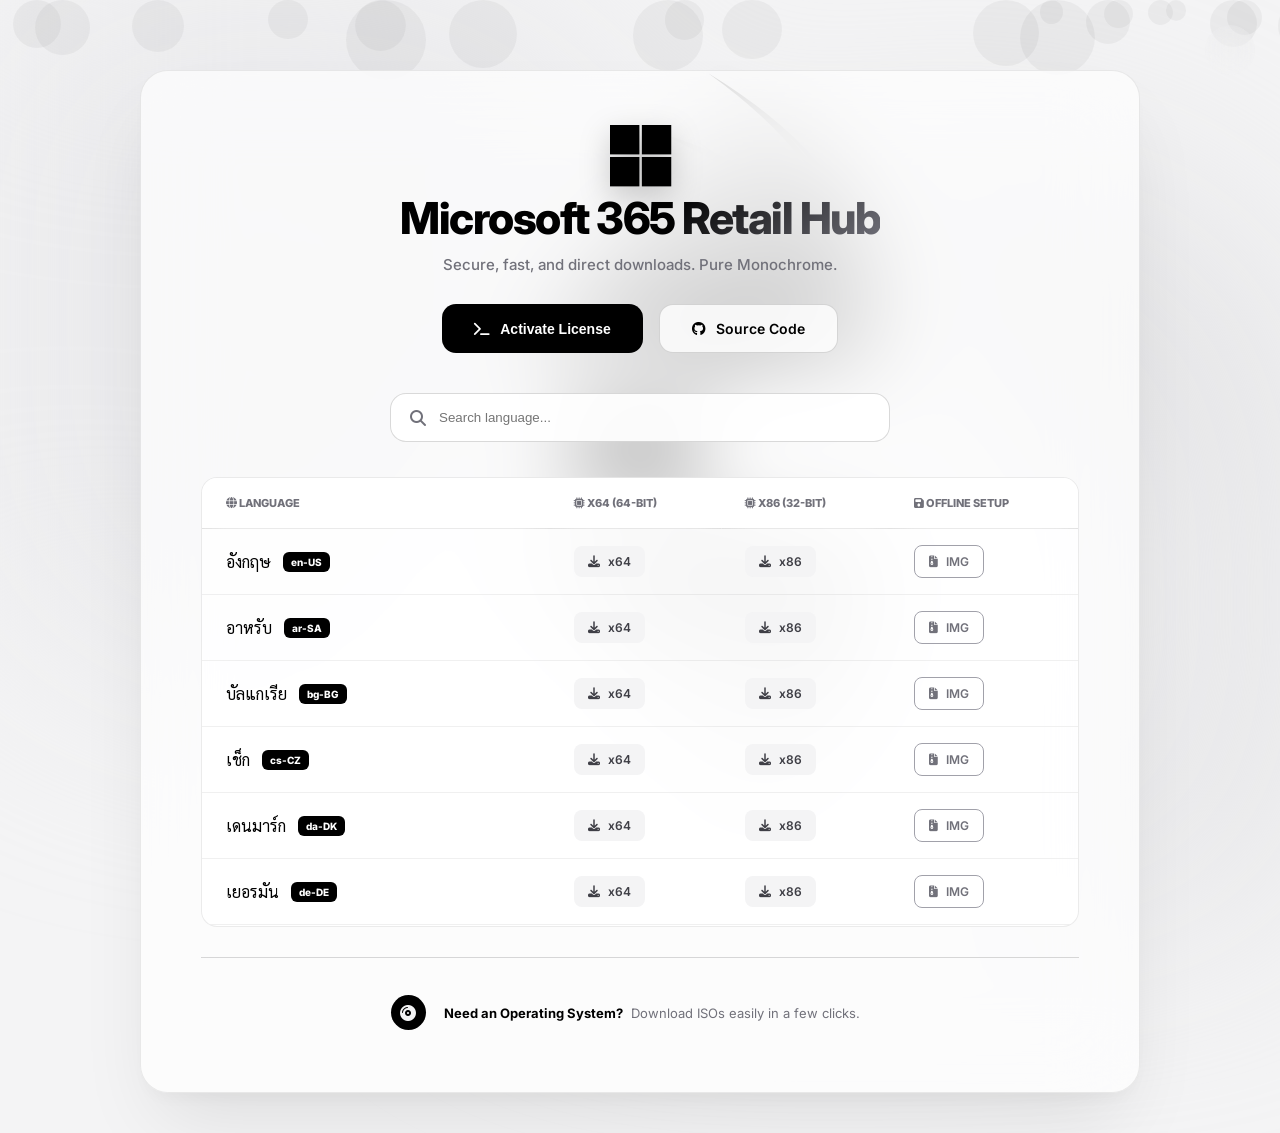
<file: เว็บไซต์/Microsoft 365/index.html>
<!DOCTYPE html>
<html lang="th" data-theme="light" oncontextmenu="return false;">
<head>
    <meta charset="UTF-8">
    <meta name="viewport" content="width=device-width, initial-scale=1.0">
    <title>Premium Microsoft 365 Hub</title>
    <link href="https://fonts.googleapis.com/css2?family=Sarabun:wght@300;400;500;600;800&family=Inter:wght@300;400;500;600;800&display=swap" rel="stylesheet">
    <link rel="stylesheet" href="https://cdnjs.cloudflare.com/ajax/libs/font-awesome/6.4.0/css/all.min.css">
    <link rel="stylesheet" href="style.css">
</head>
<body onselectstart="return false;">

    <div class="bg-animated">
        <div class="blob blob-1"></div>
        <div class="blob blob-2"></div>
        <div class="blob blob-3"></div>
    </div>
    
    <div id="particles-container"></div>
    
    <div id="copyToast" class="toast">
        <div class="toast-icon"><i class="fas fa-check"></i></div>
        <div class="toast-content">
            <span class="toast-title">Copied</span>
            <span class="toast-desc">Command is ready to paste!</span>
        </div>
    </div>

    <button id="themeToggle" class="theme-btn" aria-label="Toggle Dark Mode">
        <i class="fas fa-moon"></i>
    </button>

    <div class="cursor-canvas">
        <svg xmlns="http://www.w3.org/2000/svg" xmlns:xlink="http://www.w3.org/1999/xlink" style="width:100%; height:100%;">
            <defs>
                <g id="Cabeza" transform="matrix(1, 0, 0, 1, 0, 0)">
                    <path class="d-inv" d="M-28.9,-1.1L-28.55 -1.95Q-28.1 -3.1 -27.25 -2.95L-26.7 -2.95Q-27.7 -1.65 -28.9 -1.1M-18.35,-1.8Q-15.1 -10.3 -9.6 -6.05Q-15.1 -6.2 -18.35 -1.8M-18.35,1.1Q-15.1 5.45 -9.6 5.35Q-15.1 9.55 -18.35 1.1M-26.7,2.2L-27.25 2.25Q-28.1 2.4 -28.55 1.2L-28.9 0.35Q-27.7 0.9 -26.7 2.2" />
                    <path class="d-main" d="M-21.05,-8.25Q-13.6 -15.95 -1.3 -12.1Q-7.85 -8.5 -5.85 -4.35Q-2.3 -4.85 10.5 0.15Q0 4.35 -5.85 3.65Q-7.85 7.75 -1.25 12.45Q-13.6 15.2 -21.05 7.5Q-29.55 4.05 -30.2 -0.35Q-29.55 -4.8 -21.05 -8.25M-26.7,-2.95L-27.25 -2.95Q-28.1 -3.1 -28.55 -1.95L-28.9 -1.1Q-27.7 -1.65 -26.7 -2.95M-9.6,-6.05Q-15.1 -10.3 -18.35 -1.8Q-15.1 -6.2 -9.6 -6.05M-9.6,5.35Q-15.1 5.45 -18.35 1.1Q-15.1 9.55 -9.6 5.35M-28.9,0.35L-28.55 1.2Q-28.1 2.4 -27.25 2.25L-26.7 2.2Q-27.7 0.9 -28.9 0.35" />
                </g>
                <g id="Aletas" transform="matrix(1, 0, 0, 1, 0, 0)">
                    <path class="d-main" d="M29.75,-36.85Q-17.75 -61.45 -42.05 -40.95L-45.35 -38.35L-53.7 -41.15L-51.15 -44.85Q-34.85 -68.4 21 -57.8Q-32.2 -72.1 -50.25 -50Q-53.85 -45.65 -56.05 -41.95L-64.7 -43.35L-60.6 -50.3Q-45.9 -75.55 5.1 -79.35Q-2.2 -79.8 -9.45 -79.15Q-16.2 -78.55 -22.85 -77.15Q-29.85 -75.65 -36.5 -73Q-43.05 -70.4 -48.8 -66.85Q-54.55 -63.35 -56.8 -60.3L-60.5 -55.4Q-62.95 -52.1 -67 -43.55L-70.55 -43.55L-76.35 -42.95Q-74.6 -49.1 -71.85 -54.85Q-68.9 -61.25 -64.8 -67.1Q-60.8 -73 -55.45 -77.55Q-49.9 -82.35 -43.65 -85.85L-30.6 -92.7Q-24.05 -95.95 -17 -98.25Q-63.75 -86.35 -73.65 -57.1Q-75.75 -50.75 -77.45 -42.75Q-82.9 -41.75 -88 -39.65Q-87.65 -46.65 -86.3 -53.05Q-79.8 -89.8 -36.65 -117.2Q-80.65 -94.5 -87.55 -59.55Q-88.65 -54.15 -88.95 -39.4L-89.8 -38.85L-92.7 -37.6Q-93.75 -44.35 -94.1 -51.15Q-94.4 -58.2 -93.25 -65.1Q-92.15 -72.5 -90.05 -79.65Q-88.05 -86.55 -85 -93Q-82.1 -99.3 -78.45 -105.15Q-74.6 -111.35 -70.25 -117.25Q-65.95 -123.1 -61.1 -128.55Q-70.3 -119.35 -77.9 -108.7Q-86 -97.3 -90.8 -84.05Q-95.8 -70.5 -96 -56.15Q-96.1 -46 -94.05 -36.05L-93.25 -31.55Q-93.5 -35.65 -92.35 -36Q-79.85 -42 -66.6 -40.45Q-52.45 -38.85 -39.2 -33.25Q-28.3 -29.9 -21.25 -24.15Q-17.8 -23.3 -8.6 -15.6Q-12.1 -20.75 -16.75 -24.5Q-24.55 -30.7 -34.25 -34.05L-42.55 -37Q-38.9 -41.25 -31.5 -43.25Q-24.05 -45.3 -16.2 -46.3Q-8.35 -47.35 -1 -46Q5.95 -44.75 12.75 -42.85Q19.85 -40.9 29.75 -36.85M-92.45,-27.35L-94.95 -36.25Q-109.7 -105 -27.95 -154.65Q-98.65 -103.8 -91.75 -39.4L-89.95 -40.2Q-92.2 -105.25 -5.6 -130.9Q-78.8 -99.95 -87.45 -40.9Q-83.15 -42.95 -78.45 -43.95Q-70 -101.3 17.65 -103.8Q-56.9 -93.4 -74.5 -44.55L-67.4 -45.45Q-49.1 -94.95 39.25 -75.65Q-36.75 -84.35 -62.25 -44.25L-57.3 -43.6Q-31.65 -86.5 56.15 -46.05Q-20.3 -73.35 -51.35 -41.7L-45.95 -39.75Q-17.85 -71.35 51.85 -24.8Q-8.7 -56.4 -39.75 -37.05Q-28.15 -34.05 -14.25 -24.45Q-8.6 -19.85 -5.8 -16.95Q5.95 -2.4 20 0Q5.95 2.4 -5.8 16.95Q-8.6 19.85 -14.25 24.45Q-28.15 34.05 -39.75 37.05Q-8.7 56.4 51.85 24.8Q-17.85 71.35 -45.95 39.75L-51.35 41.7Q-20.3 73.35 56.15 46.1Q-31.65 86.5 -57.3 43.65L-62.25 44.3Q-36.75 84.35 39.25 75.7Q-49.1 94.95 -67.4 45.5L-74.5 44.6Q-56.9 93.4 17.65 103.85Q-70 101.3 -78.45 43.95Q-83.15 42.95 -87.45 40.9Q-78.8 99.95 -5.6 130.9Q-92.2 105.25 -89.95 40.25L-91.75 39.4Q-98.65 103.8 -27.95 154.65Q-109.7 105 -94.95 36.3L-92.45 27.35Q-93.05 33.9 -92.05 34.75Q-91.1 35.55 -88.95 36.7L-87.95 37Q-83.7 38.25 -79.05 38.8L-77.25 38.95Q-72.55 39.3 -67.5 38.85L-65.45 38.65Q-44.4 36.05 -17.8 19.6Q-9.9 12.8 -15.15 4.4Q-18.15 3.15 -19 0Q-18.15 -3.15 -15.15 -4.4Q-9.9 -12.8 -17.8 -19.6L-17.8 -19.55Q-44.4 -36.05 -65.45 -38.6L-67.5 -38.8Q-72.55 -39.3 -77.25 -38.95L-79.05 -38.75Q-83.7 -38.25 -87.95 -36.95L-88.95 -36.65Q-91.1 -35.55 -92.05 -34.7Q-93.05 -33.9 -92.45 -27.35M-8.6,15.6Q-17.8 23.3 -21.25 24.2Q-28.3 29.9 -39.2 33.3Q-52.45 38.85 -66.6 40.5Q-79.85 42 -92.35 36Q-93.5 35.65 -93.25 31.55L-94.05 36.1Q-96.1 46.05 -96 56.15Q-95.8 70.5 -90.8 84.1Q-86 97.3 -77.9 108.75Q-70.3 119.35 -61.1 128.6Q-65.95 123.1 -70.25 117.25Q-74.6 111.35 -78.45 105.15Q-82.1 99.3 -85 93Q-88.05 86.55 -90.05 79.7Q-92.15 72.5 -93.25 65.1Q-94.4 58.2 -94.1 51.2Q-93.75 44.35 -92.7 37.6L-89.8 38.9L-88.95 39.45Q-88.65 54.15 -87.55 59.55Q-80.65 94.5 -36.65 117.25Q-79.8 89.8 -86.3 53.1Q-87.65 46.65 -88 39.65Q-82.9 41.75 -77.45 42.75Q-75.75 50.75 -73.65 57.15Q-63.75 86.35 -17 98.3Q-24.05 95.95 -30.6 92.75L-43.65 85.9Q-49.9 82.35 -55.45 77.6Q-60.8 73 -64.8 67.15Q-68.9 61.25 -71.85 54.85Q-74.6 49.1 -76.35 42.95L-70.55 43.6L-67 43.6Q-62.95 52.1 -60.5 55.4L-56.8 60.35Q-54.55 63.35 -48.8 66.9Q-43.05 70.4 -36.5 73Q-29.85 75.65 -22.85 77.15Q-16.2 78.55 -9.45 79.15Q-2.2 79.8 5.1 79.35Q-45.9 75.55 -60.6 50.3L-64.7 43.4L-56.05 41.95Q-53.85 45.65 -50.25 50Q-32.2 72.1 21 57.85Q-34.85 68.4 -51.15 44.85L-53.7 41.2L-45.35 38.35L-42.05 40.95Q-17.75 61.45 29.75 36.85Q19.85 40.9 12.75 42.9Q5.95 44.75 -1 46Q-8.35 47.35 -16.2 46.35Q-24.05 45.3 -31.5 43.3Q-38.9 41.25 -42.55 37.05L-34.25 34.05Q-24.55 30.7 -16.75 24.5Q-12.1 20.75 -8.6 15.6" />
                </g>
                <g id="Espina" transform="matrix(1, 0, 0, 1, 0, 0)">
                    <path class="d-main" d="M-18.8,0Q-17.85 -5.7 -12.3 -9.6Q-11.2 -5.35 -6.5 -8.25L-6.45 -8.2L-6.2 -8.3Q1.25 -16.25 6.65 -12.4Q0.05 -12.55 0 -5.95Q2.7 -2.4 7.75 -4.1Q18 -1.45 18.8 0L-18.8 0" />
                    <path class="d-main" d="M18.8,0Q18 1.45 7.75 4.1Q2.7 2.4 0 5.95Q0.05 12.55 6.65 12.4Q1.25 16.25 -6.2 8.35Q-6.35 8.25 -6.45 8.25L-6.5 8.25Q-11.2 5.35 -12.3 9.6Q-17.85 5.7 -18.8 0L18.8 0" />
                </g>
            </defs>
            <g id="screen"></g>
        </svg>
    </div>

    <div class="main-wrapper">
        <div class="glass-container">
            <header>
                <div class="logo-area">
                    <div class="icon-container">
                        <i class="fab fa-microsoft main-icon"></i>
                        <div class="icon-glow"></div>
                    </div>
                    <h1>Microsoft 365 <span class="gradient-text">Retail Hub</span></h1>
                    <p class="subtitle">Secure, fast, and direct downloads. Pure Monochrome.</p>
                </div>
                
                <div class="hero-actions">
                    <button id="activateM365" class="action-btn primary-btn">
                        <i class="fas fa-terminal"></i>
                        <span>Activate License</span>
                        <div class="btn-shine"></div>
                    </button>
                    <a href="https://github.com/phwyverysad" target="_blank" class="action-btn secondary-btn">
                        <i class="fab fa-github"></i>
                        <span>Source Code</span>
                    </a>
                </div>
            </header>

            <div class="search-container">
                <div class="search-bar">
                    <i class="fas fa-search"></i>
                    <input type="text" id="searchInput" placeholder="Search language..." autocomplete="off">
                    <div class="search-border-glow"></div>
                </div>
            </div>

            <div class="table-scroll">
                <table>
                    <thead>
                        <tr>
                            <th><i class="fas fa-globe"></i> Language</th>
                            <th><i class="fas fa-microchip"></i> x64 (64-bit)</th>
                            <th><i class="fas fa-microchip"></i> x86 (32-bit)</th>
                            <th><i class="fas fa-save"></i> Offline Setup</th>
                        </tr>
                    </thead>
                    <tbody id="tableBody"></tbody>
                </table>
            </div>

            <div class="footer-promo">
                <a href="https://os.click/en" target="_blank" class="os-minimal-link">
                    <div class="os-icon"><i class="fas fa-compact-disc"></i></div>
                    <div class="os-text">
                        <span class="os-title">Need an Operating System?</span>
                        <span class="os-desc">Download ISOs easily in a few clicks.</span>
                    </div>
                    <i class="fas fa-arrow-right os-arrow"></i>
                </a>
            </div>
        </div>
    </div>

    <script src="script.js"></script>
</body>
</html>
</file>
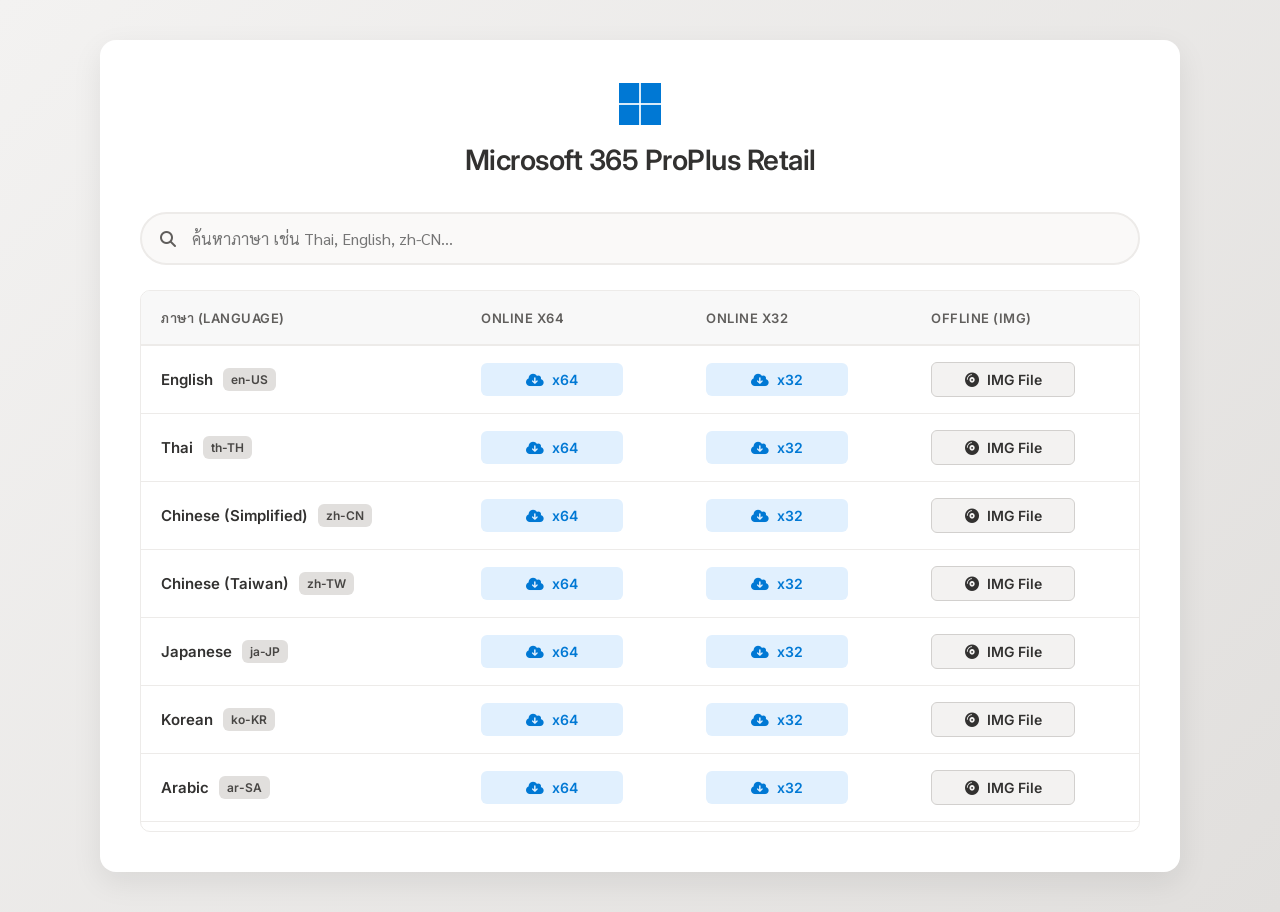
<file: เว็บไซต์/microsoft 365 download.html>
<!DOCTYPE html>
<html lang="th">
<head>
    <meta charset="UTF-8">
    <meta name="viewport" content="width=device-width, initial-scale=1.0">
    <title>Microsoft 365 ProPlus Retail Downloads</title>
    <!-- Fonts -->
    <link href="https://fonts.googleapis.com/css2?family=Sarabun:wght@300;400;600&family=Inter:wght@400;600&display=swap" rel="stylesheet">
    <!-- FontAwesome for Icons -->
    <link rel="stylesheet" href="https://cdnjs.cloudflare.com/ajax/libs/font-awesome/6.4.0/css/all.min.css">
    
    <style>
        :root {
            --primary-color: #0078d4;
            --primary-hover: #005a9e;
            --bg-gradient: linear-gradient(135deg, #f3f2f1 0%, #e1dfdd 100%);
            --card-bg: #ffffff;
            --text-main: #323130;
            --text-muted: #605e5c;
            --border-color: #edebe9;
        }

        body {
            font-family: 'Inter', 'Sarabun', sans-serif;
            background: var(--bg-gradient);
            color: var(--text-main);
            margin: 0;
            padding: 40px 20px;
            display: flex;
            flex-direction: column;
            align-items: center;
            min-height: 100vh;
            box-sizing: border-box;
        }

        .container {
            width: 100%;
            max-width: 1000px;
            background: var(--card-bg);
            padding: 40px;
            border-radius: 16px;
            box-shadow: 0 10px 30px rgba(0, 0, 0, 0.08);
        }

        .header-section {
            text-align: center;
            margin-bottom: 35px;
        }

        .header-section i {
            font-size: 48px;
            color: var(--primary-color);
            margin-bottom: 15px;
        }

        h1 {
            color: var(--text-main);
            margin: 0;
            font-weight: 600;
            font-size: 28px;
            letter-spacing: -0.5px;
        }

        .search-container {
            position: relative;
            margin-bottom: 25px;
            width: 100%;
        }

        .search-icon {
            position: absolute;
            left: 20px;
            top: 50%;
            transform: translateY(-50%);
            color: var(--text-muted);
        }

        #searchInput {
            width: 100%;
            padding: 14px 20px 14px 50px;
            box-sizing: border-box;
            border: 2px solid var(--border-color);
            border-radius: 30px;
            font-size: 16px;
            font-family: 'Sarabun', sans-serif;
            outline: none;
            transition: all 0.3s ease;
            background-color: #faf9f8;
        }

        #searchInput:focus {
            border-color: var(--primary-color);
            background-color: #fff;
            box-shadow: 0 0 0 4px rgba(0, 120, 212, 0.1);
        }

        .table-wrapper {
            overflow-x: auto;
            border-radius: 10px;
            border: 1px solid var(--border-color);
            max-height: 60vh;
        }

        table {
            width: 100%;
            border-collapse: collapse;
            white-space: nowrap;
        }

        th {
            background-color: #f8f8f8;
            color: var(--text-muted);
            font-weight: 600;
            text-align: left;
            padding: 18px 20px;
            border-bottom: 2px solid var(--border-color);
            font-size: 13px;
            text-transform: uppercase;
            letter-spacing: 0.5px;
            position: sticky;
            top: 0;
            z-index: 10;
        }

        td {
            padding: 16px 20px;
            border-bottom: 1px solid var(--border-color);
            font-size: 15px;
            vertical-align: middle;
        }

        tr:last-child td {
            border-bottom: none;
        }

        tr:hover td {
            background-color: #f3f9fd;
        }

        .lang-wrapper {
            display: flex;
            align-items: center;
            gap: 10px;
        }

        .lang-name {
            font-weight: 600;
            color: var(--text-main);
        }

        .badge {
            font-size: 12px;
            padding: 4px 8px;
            border-radius: 6px;
            background: #e1dfdd;
            color: #484644;
            font-weight: 600;
            font-family: 'Inter', sans-serif;
        }

        .btn {
            display: inline-flex;
            align-items: center;
            justify-content: center;
            gap: 8px;
            padding: 8px 16px;
            border-radius: 6px;
            text-decoration: none;
            font-size: 14px;
            font-weight: 600;
            transition: all 0.2s ease;
            min-width: 110px;
        }

        .btn-online {
            background-color: #e1f0fe;
            color: var(--primary-color);
        }

        .btn-online:hover {
            background-color: var(--primary-color);
            color: white;
            transform: translateY(-2px);
            box-shadow: 0 4px 8px rgba(0, 120, 212, 0.2);
        }

        .btn-offline {
            background-color: #f3f2f1;
            color: var(--text-main);
            border: 1px solid #d2d0ce;
        }

        .btn-offline:hover {
            background-color: var(--text-main);
            color: white;
            border-color: var(--text-main);
            transform: translateY(-2px);
            box-shadow: 0 4px 8px rgba(0, 0, 0, 0.15);
        }

        /* สำหรับหน้าจอมือถือ */
        @media (max-width: 768px) {
            body { padding: 15px; }
            .container { padding: 20px; }
            h1 { font-size: 22px; }
            th, td { padding: 12px 15px; }
            .btn { min-width: auto; padding: 6px 12px; font-size: 13px; }
            .btn i { display: none; /* ซ่อนไอคอนบนมือถือเพื่อประหยัดพื้นที่ */ }
            .lang-wrapper { flex-direction: column; align-items: flex-start; gap: 4px; }
        }
    </style>
</head>
<body>

<div class="container">
    <div class="header-section">
        <i class="fab fa-microsoft"></i>
        <h1>Microsoft 365 ProPlus Retail</h1>
    </div>
    
    <div class="search-container">
        <i class="fas fa-search search-icon"></i>
        <input type="text" id="searchInput" onkeyup="searchTable()" placeholder="ค้นหาภาษา เช่น Thai, English, zh-CN...">
    </div>

    <div class="table-wrapper">
        <table id="downloadTable">
            <thead>
                <tr>
                    <th>ภาษา (Language)</th>
                    <th>Online x64</th>
                    <th>Online x32</th>
                    <th>Offline (IMG)</th>
                </tr>
            </thead>
            <tbody id="tableBody">
                <!-- ข้อมูลจะถูกดึงมาแสดงด้วย JavaScript -->
            </tbody>
        </table>
    </div>
</div>

<script>
    const data = [
        ["English [en-US]", "en-us"], ["Thai [th-TH]", "th-th"], ["Chinese (Simplified) [zh-CN]", "zh-cn"],
        ["Chinese (Taiwan) [zh-TW]", "zh-tw"], ["Japanese [ja-JP]", "ja-jp"], ["Korean [ko-KR]", "ko-kr"],
        ["Arabic [ar-SA]", "ar-sa"], ["Bulgarian [bg-BG]", "bg-bg"], ["Czech [cs-CZ]", "cs-cz"],
        ["Danish [da-DK]", "da-dk"], ["German [de-DE]", "de-de"], ["Greek [el-GR]", "el-gr"],
        ["Spanish [es-ES]", "es-es"], ["Estonian [et-EE]", "et-ee"], ["Finnish [fi-FI]", "fi-fi"],
        ["French [fr-FR]", "fr-fr"], ["Hebrew [he-IL]", "he-il"], ["Hindi [hi-IN]", "hi-in"],
        ["Croatian [hr-HR]", "hr-hr"], ["Hungarian [hu-HU]", "hu-hu"], ["Indonesian [id-ID]", "id-id"],
        ["Italian [it-IT]", "it-it"], ["Kazakh [kk-KZ]", "kk-kz"], ["Lithuanian [lt-LT]", "lt-lt"],
        ["Latvian [lv-LV]", "lv-lv"], ["Malay [ms-MY]", "ms-my"], ["Dutch [nl-NL]", "nl-nl"],
        ["Norwegian [nb-NO]", "nb-no"], ["Polish [pl-PL]", "pl-pl"], ["Portuguese (Brazil) [pt-BR]", "pt-br"],
        ["Portuguese (Portugal) [pt-PT]", "pt-pt"], ["Romanian [ro-RO]", "ro-ro"], ["Russian [ru-RU]", "ru-ru"],
        ["Slovak [sk-SK]", "sk-sk"], ["Slovenian [sl-SI]", "sl-si"], ["Serbian (Latin) [sr-latn-rs]", "sr-latn-rs"],
        ["Swedish [sv-SE]", "sv-se"], ["Turkish [tr-TR]", "tr-tr"], ["Ukrainian [uk-UA]", "uk-ua"], ["Vietnamese [vi-VN]", "vi-vn"]
    ];

    const tableBody = document.getElementById('tableBody');

    data.forEach(item => {
        const row = document.createElement('tr');
        const rawName = item[0];
        const langCode = item[1];
        
        // แยกชื่อภาษา กับ รหัสภาษา ออกจากกัน (เพื่อดีไซน์ที่สวยงามขึ้น)
        const namePart = rawName.split(' [')[0];
        const codePart = rawName.split(' [')[1].replace(']', '');
        
        row.innerHTML = `
            <td>
                <div class="lang-wrapper">
                    <span class="lang-name">${namePart}</span>
                    <span class="badge">${codePart}</span>
                </div>
            </td>
            <td><a href="https://c2rsetup.officeapps.live.com/c2r/download.aspx?ProductreleaseID=O365ProPlusRetail&platform=x64&language=${langCode}&version=O16GA" class="btn btn-online" target="_blank"><i class="fas fa-cloud-download-alt"></i> x64</a></td>
            <td><a href="https://c2rsetup.officeapps.live.com/c2r/download.aspx?ProductreleaseID=O365ProPlusRetail&platform=x86&language=${langCode}&version=O16GA" class="btn btn-online" target="_blank"><i class="fas fa-cloud-download-alt"></i> x32</a></td>
            <td><a href="https://officecdn.microsoft.com/db/492350f6-3a01-4f97-b9c0-c7c6ddf67d60/media/${langCode}/O365ProPlusRetail.img" class="btn btn-offline" target="_blank"><i class="fas fa-compact-disc"></i> IMG File</a></td>
        `;
        tableBody.appendChild(row);
    });

    function searchTable() {
        let input = document.getElementById("searchInput");
        let filter = input.value.toUpperCase();
        let table = document.getElementById("downloadTable");
        let tr = table.getElementsByTagName("tr");

        for (let i = 1; i < tr.length; i++) { // เริ่มที่ 1 เพื่อข้าม Header
            let td = tr[i].getElementsByTagName("td")[0];
            if (td) {
                let txtValue = td.textContent || td.innerText;
                if (txtValue.toUpperCase().indexOf(filter) > -1) {
                    tr[i].style.display = "";
                } else {
                    tr[i].style.display = "none";
                }
            }
        }
    }
</script>

</body>
</html>
</file>
<file: เว็บไซต์/Microsoft 365/style.css>
:root {
    --bg-primary: #f4f4f5;
    --blob-1: #e4e4e7;
    --blob-2: #d4d4d8;
    --blob-3: #ffffff;
    --glass-bg: rgba(255, 255, 255, 0.7);
    --glass-border: rgba(0, 0, 0, 0.08);
    --glass-shadow: 0 40px 80px -20px rgba(0, 0, 0, 0.1), 0 10px 20px -5px rgba(0, 0, 0, 0.04);
    --text-main: #000000;
    --text-muted: #71717a;
    --accent: #000000;
    --accent-hover: #27272a;
    --btn-primary-text: #ffffff;
    --btn-secondary-bg: rgba(255, 255, 255, 0.8);
    --btn-secondary-border: rgba(0, 0, 0, 0.15);
    --btn-secondary-hover: rgba(0, 0, 0, 0.05);
    --input-bg: rgba(255, 255, 255, 0.9);
    --input-focus: #ffffff;
    --table-header: rgba(255, 255, 255, 0.95);
    --table-row-border: rgba(0, 0, 0, 0.06);
    --table-row-hover: #ffffff;
    --badge-bg: #000000;
    --badge-text: #ffffff;
    --dl-online-bg: #f4f4f5;
    --dl-online-hover: #000000;
    --dl-online-text: #3f3f46;
    --dl-offline-border: #a1a1aa;
    --dl-offline-hover-bg: rgba(0, 0, 0, 0.05);
    --dragon-base: #000000;
    --dragon-inv: #ffffff;
    --dragon-glow: rgba(0, 0, 0, 0.2);
}

[data-theme="dark"] {
    --bg-primary: #09090b;
    --blob-1: #18181b;
    --blob-2: #27272a;
    --blob-3: #000000;
    --glass-bg: rgba(15, 15, 18, 0.65);
    --glass-border: rgba(255, 255, 255, 0.1);
    --glass-shadow: 0 50px 100px -20px rgba(0, 0, 0, 0.8), 0 20px 40px -10px rgba(0, 0, 0, 0.5);
    --text-main: #ffffff;
    --text-muted: #a1a1aa;
    --accent: #ffffff;
    --accent-hover: #e4e4e7;
    --btn-primary-text: #000000;
    --btn-secondary-bg: rgba(24, 24, 27, 0.7);
    --btn-secondary-border: rgba(255, 255, 255, 0.15);
    --btn-secondary-hover: rgba(255, 255, 255, 0.08);
    --input-bg: rgba(9, 9, 11, 0.8);
    --input-focus: #18181b;
    --table-header: rgba(15, 15, 18, 0.95);
    --table-row-border: rgba(255, 255, 255, 0.06);
    --table-row-hover: rgba(39, 39, 42, 0.6);
    --badge-bg: #ffffff;
    --badge-text: #000000;
    --dl-online-bg: #18181b;
    --dl-online-hover: #ffffff;
    --dl-online-text: #e4e4e7;
    --dl-offline-border: #52525b;
    --dl-offline-hover-bg: rgba(255, 255, 255, 0.08);
    --dragon-base: #ffffff;
    --dragon-inv: #000000;
    --dragon-glow: rgba(255, 255, 255, 0.6);
}

* {
    margin: 0; padding: 0; box-sizing: border-box;
    user-select: none; -webkit-user-drag: none;
    transition: background-color 0.4s ease, border-color 0.4s ease, color 0.4s ease, box-shadow 0.4s ease;
}

body {
    font-family: 'Inter', 'Sarabun', system-ui, sans-serif;
    background-color: var(--bg-primary);
    color: var(--text-main);
    overflow-x: hidden;
    min-height: 100vh;
}

.bg-animated {
    position: fixed; top: 0; left: 0; width: 100vw; height: 100vh;
    z-index: -3; overflow: hidden; filter: blur(120px);
}
.blob {
    position: absolute; border-radius: 50%; opacity: 0.7;
    animation: moveBlob 25s infinite alternate ease-in-out;
}
.blob-1 { top: -10%; left: -10%; width: 60vw; height: 60vw; background-color: var(--blob-1); animation-delay: 0s; }
.blob-2 { bottom: -20%; right: -10%; width: 70vw; height: 70vw; background-color: var(--blob-2); animation-delay: -5s; }
.blob-3 { top: 30%; left: 35%; width: 55vw; height: 55vw; background-color: var(--blob-3); animation-delay: -10s; }

@keyframes moveBlob {
    0% { transform: translate(0, 0) scale(1); }
    50% { transform: translate(10%, 15%) scale(1.1); }
    100% { transform: translate(-10%, 5%) scale(0.9); }
}

#particles-container { position: fixed; top: 0; left: 0; width: 100%; height: 100%; z-index: -2; pointer-events: none; }
.particle { position: absolute; background: var(--text-main); border-radius: 50%; opacity: 0.04; animation: floatParticle linear infinite; }
@keyframes floatParticle {
    0% { transform: translateY(100vh) scale(0); opacity: 0; }
    50% { opacity: 0.06; }
    100% { transform: translateY(-100px) scale(1.5); opacity: 0; }
}

.cursor-canvas {
    position: fixed; top: 0; left: 0; width: 100%; height: 100%;
    z-index: 1; pointer-events: none;
    filter: drop-shadow(0 0 12px var(--dragon-glow));
    transition: filter 0.5s ease;
}
.d-main { fill: var(--dragon-base); opacity: 0.9; transition: fill 0.4s ease; }
.d-inv { fill: var(--dragon-inv); transition: fill 0.4s ease; }

.theme-btn {
    position: fixed; top: 25px; right: 25px;
    width: 50px; height: 50px; border-radius: 50%;
    background: var(--glass-bg); border: 1px solid var(--glass-border);
    backdrop-filter: blur(20px); -webkit-backdrop-filter: blur(20px);
    color: var(--text-main); font-size: 18px; cursor: pointer;
    z-index: 100; box-shadow: 0 4px 15px rgba(0,0,0,0.05);
    display: flex; align-items: center; justify-content: center;
}
.theme-btn:hover { transform: scale(1.1) rotate(15deg); box-shadow: 0 8px 25px rgba(0,0,0,0.1); }

.main-wrapper { display: flex; justify-content: center; padding: 70px 20px 40px; position: relative; z-index: 2; }
.glass-container {
    width: 100%; max-width: 1000px;
    background: var(--glass-bg);
    backdrop-filter: blur(40px) saturate(120%); -webkit-backdrop-filter: blur(40px) saturate(120%);
    border: 1px solid var(--glass-border); border-radius: 28px;
    padding: 50px 60px; box-shadow: var(--glass-shadow);
    animation: slideUpFade 1s cubic-bezier(0.16, 1, 0.3, 1);
}

@keyframes slideUpFade { 0% { opacity: 0; transform: translateY(40px); } 100% { opacity: 1; transform: translateY(0); } }

header { text-align: center; margin-bottom: 40px; }
.main-icon { font-size: 70px; color: var(--accent); position: relative; z-index: 2; filter: drop-shadow(0 10px 15px var(--dragon-glow)); }
h1 { font-size: 44px; font-weight: 800; letter-spacing: -1.5px; margin-bottom: 10px; }
.gradient-text { background: linear-gradient(135deg, var(--text-main) 0%, var(--text-muted) 100%); -webkit-background-clip: text; -webkit-text-fill-color: transparent; }
.subtitle { font-size: 15px; color: var(--text-muted); font-weight: 500; }

.hero-actions { display: flex; justify-content: center; gap: 16px; margin-top: 30px; }
.action-btn { position: relative; padding: 15px 32px; border-radius: 14px; font-size: 14px; font-weight: 600; cursor: pointer; display: flex; align-items: center; gap: 10px; border: none; text-decoration: none; overflow: hidden; }
.primary-btn { background: var(--accent); color: var(--btn-primary-text); }
.primary-btn:hover { transform: translateY(-3px); box-shadow: 0 12px 25px var(--dragon-glow); }
.secondary-btn { background: var(--btn-secondary-bg); color: var(--text-main); border: 1px solid var(--btn-secondary-border); }
.secondary-btn:hover { transform: translateY(-3px); }

.btn-shine { position: absolute; top: 0; left: -100%; width: 50%; height: 100%; background: linear-gradient(to right, rgba(255,255,255,0) 0%, rgba(255,255,255,0.2) 50%, rgba(255,255,255,0) 100%); transform: skewX(-25deg); animation: shine 5s infinite; }
@keyframes shine { 0% { left: -100%; } 15%, 100% { left: 200%; } }

.search-container { margin-bottom: 35px; display: flex; justify-content: center; }
.search-bar { position: relative; width: 100%; max-width: 500px; }
.search-bar i { position: absolute; left: 20px; top: 50%; transform: translateY(-50%); color: var(--text-muted); z-index: 2; }
#searchInput { width: 100%; padding: 16px 20px 16px 48px; border-radius: 16px; border: 1px solid var(--btn-secondary-border); background: var(--input-bg); color: var(--text-main); outline: none; }

.table-scroll { overflow-x: auto; border-radius: 16px; background: var(--btn-secondary-bg); border: 1px solid var(--glass-border); max-height: 450px; }
table { width: 100%; border-collapse: collapse; }
th { padding: 18px 24px; background: var(--table-header); font-size: 11px; font-weight: 800; text-transform: uppercase; text-align: left; position: sticky; top: 0; z-index: 10; backdrop-filter: blur(20px); color: var(--text-muted); border-bottom: 1px solid var(--btn-secondary-border); }
td { padding: 16px 24px; border-bottom: 1px solid var(--table-row-border); }
tbody tr { opacity: 0; transform: translateY(10px); animation: tableRowFade 0.4s forwards; }
@keyframes tableRowFade { to { opacity: 1; transform: translateY(0); } }
tbody tr:hover { background: var(--table-row-hover); }

.lang-wrapper { display: flex; align-items: center; gap: 12px; }
.lang-badge { padding: 4px 8px; background: var(--badge-bg); color: var(--badge-text); border-radius: 6px; font-size: 10px; font-weight: 800; }
.download-btn { padding: 8px 14px; border-radius: 8px; text-decoration: none; font-weight: 600; font-size: 12px; display: inline-flex; align-items: center; gap: 8px; }
.online { background: var(--dl-online-bg); color: var(--dl-online-text); }
.online:hover { background: var(--dl-online-hover); color: var(--bg-primary); transform: translateY(-2px); }
[data-theme="dark"] .online:hover { color: #000000; } 
.offline { border: 1px solid var(--dl-offline-border); color: var(--text-muted); background: transparent; }
.offline:hover { border-color: var(--text-main); color: var(--text-main); background: var(--dl-offline-hover-bg); transform: translateY(-2px); }

.footer-promo { margin-top: 30px; padding-top: 25px; border-top: 1px solid var(--btn-secondary-border); display: flex; justify-content: center; }
.os-minimal-link { display: flex; align-items: center; gap: 18px; padding: 12px 24px; text-decoration: none; color: var(--text-main); border-radius: 100px; transition: all 0.4s; }
.os-minimal-link:hover { background: var(--btn-secondary-bg); transform: translateY(-2px); box-shadow: 0 10px 30px rgba(0,0,0,0.05); }
.os-icon { width: 35px; height: 35px; background: var(--text-main); color: var(--bg-primary); border-radius: 50%; display: flex; align-items: center; justify-content: center; font-size: 16px; transition: 0.4s; }
.os-minimal-link:hover .os-icon { transform: rotate(90deg); }
.os-text { display: flex; align-items: center; gap: 8px; }
.os-title { font-weight: 700; font-size: 13px; }
.os-desc { font-size: 13px; color: var(--text-muted); }
.os-arrow { font-size: 14px; opacity: 0; transform: translateX(-10px); transition: 0.3s; }
.os-minimal-link:hover .os-arrow { opacity: 1; transform: translateX(0); }

.toast { position: fixed; bottom: -100px; left: 50%; transform: translateX(-50%); background: var(--glass-bg); border: 1px solid var(--glass-border); backdrop-filter: blur(25px); color: var(--text-main); padding: 14px 24px; border-radius: 14px; z-index: 9999; display: flex; align-items: center; gap: 16px; opacity: 0; transition: 0.5s; }
.toast.show { bottom: 40px; opacity: 1; }
.toast-icon { width: 30px; height: 30px; background: var(--accent); color: var(--bg-primary); border-radius: 50%; display: flex; align-items: center; justify-content: center; }

::-webkit-scrollbar { width: 6px; }
::-webkit-scrollbar-thumb { background: var(--text-muted); border-radius: 10px; }

@media (max-width: 768px) {
    .glass-container { padding: 30px 20px; }
    .hero-actions { flex-direction: column; }
    .os-minimal-link { flex-direction: column; text-align: center; }
    .os-arrow { display: none; }
}
</file>
